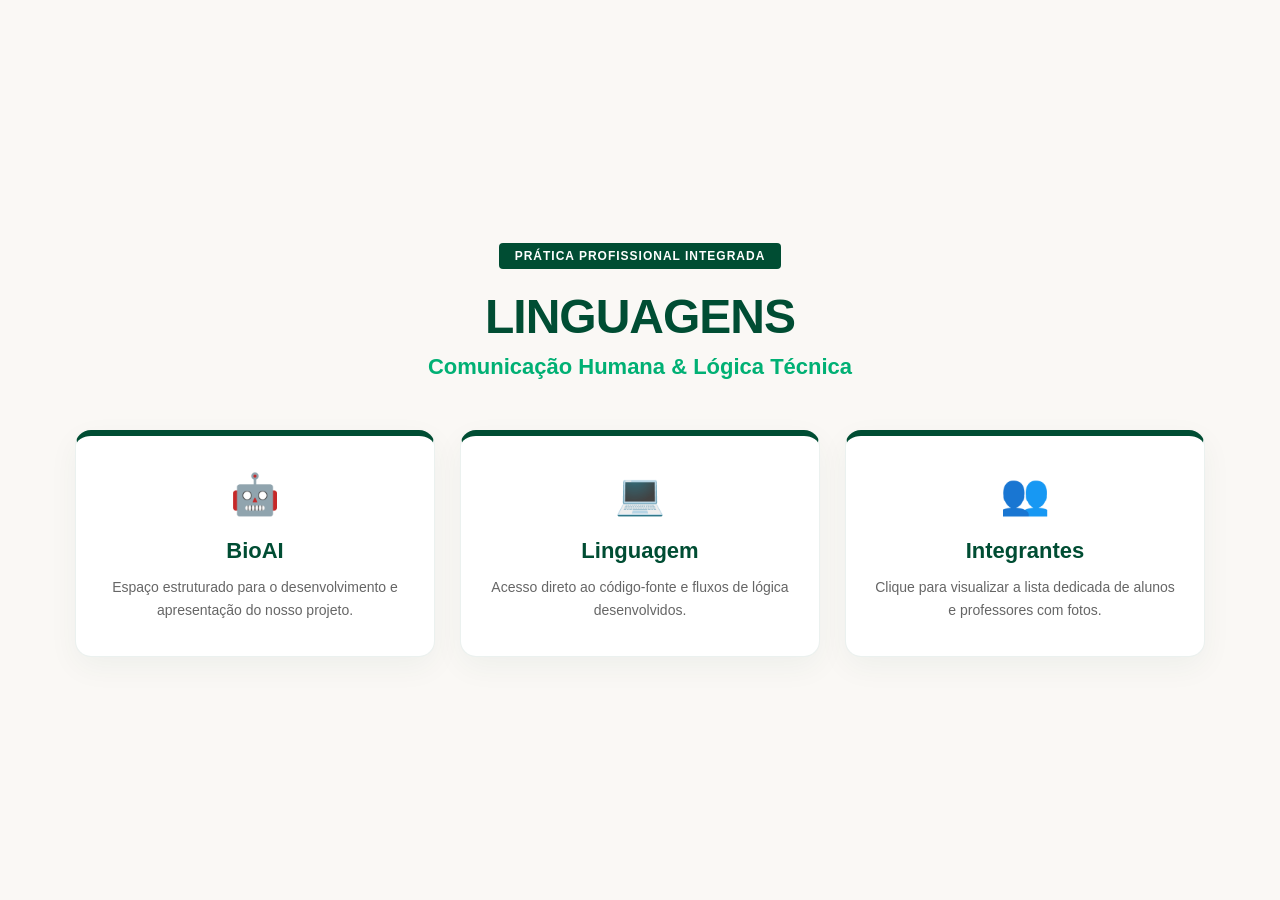
<file: BioAI/index.html>
<!DOCTYPE html>
<html lang="pt-BR">
<head>
    <meta charset="UTF-8">
    <meta name="viewport" content="width=device-width, initial-scale=1.0">
    <title>Linguagens - Início</title>
    <style>
        * {
            box-sizing: border-box;
            margin: 0;
            padding: 0;
            font-family: 'Segoe UI', Tahoma, Geneva, Verdana, sans-serif;
        }

        body {
            background-color: #faf8f5;
            color: #333;
            min-height: 100vh;
            display: flex;
            flex-direction: column;
            align-items: center;
            justify-content: center;
            padding: 20px;
        }

        .container {
            max-width: 1200px;
            width: 100%;
            text-align: center;
        }

        .header-tag {
            background-color: #004d33;
            color: white;
            padding: 6px 16px;
            font-size: 12px;
            font-weight: bold;
            text-transform: uppercase;
            border-radius: 4px;
            display: inline-block;
            margin-bottom: 20px;
            letter-spacing: 1px;
        }

        h1 {
            color: #004d33;
            font-size: 48px;
            font-weight: 800;
            margin-bottom: 10px;
            letter-spacing: -1px;
        }

        .subtitle {
            color: #00b074;
            font-size: 22px;
            font-weight: 600;
            margin-bottom: 50px;
        }

        .cards-grid {
            display: flex;
            gap: 25px;
            justify-content: center;
            flex-wrap: wrap;
        }

        .card-item {
            flex: 1;
            min-width: 280px;
            max-width: 360px;
            background: white;
            border-radius: 16px;
            padding: 35px 25px;
            text-align: center;
            box-shadow: 0 10px 30px rgba(0, 77, 51, 0.05);
            border: 1px solid rgba(0, 77, 51, 0.08);
            border-top: 6px solid #004d33;
            transition: transform 0.3s ease, box-shadow 0.3s ease, border-top-color 0.3s ease;
            text-decoration: none; /* Remove o sublinhado do link */
            color: inherit;
            cursor: pointer;
        }

        .card-item:hover {
            transform: translateY(-8px);
            box-shadow: 0 15px 35px rgba(0, 176, 116, 0.15);
            border-top-color: #00b074;
        }

        .card-icon {
            font-size: 40px;
            margin-bottom: 20px;
            display: inline-block;
        }

        .card-title {
            font-size: 22px;
            color: #004d33;
            font-weight: 700;
            margin-bottom: 12px;
        }

        .card-item:hover .card-title {
            color: #00b074;
        }

        .card-desc {
            font-size: 14px;
            color: #666;
            line-height: 1.6;
        }
    </style>
</head>
<body>

    <div class="container">
        <div class="header-tag">Prática Profissional Integrada</div>
        <h1>LINGUAGENS</h1>
        <div class="subtitle">Comunicação Humana & Lógica Técnica</div>

        <div class="cards-grid">
            <a href="bioai.html" class="card-item">
                <div class="card-icon">🤖</div>
                <div class="card-title">BioAI</div>
                <div class="card-desc">Espaço estruturado para o desenvolvimento e apresentação do nosso projeto.</div>
            </a>

            <a href="linguagem.html" class="card-item">
                <div class="card-icon">💻</div>
                <div class="card-title">Linguagem</div>
                <div class="card-desc">Acesso direto ao código-fonte e fluxos de lógica desenvolvidos.</div>
            </a>

            <a href="integrantes.html" class="card-item">
                <div class="card-icon">👥</div>
                <div class="card-title">Integrantes</div>
                <div class="card-desc">Clique para visualizar a lista dedicada de alunos e professores com fotos.</div>
            </a>
        </div>
    </div>

</body>
</html>
</file>
